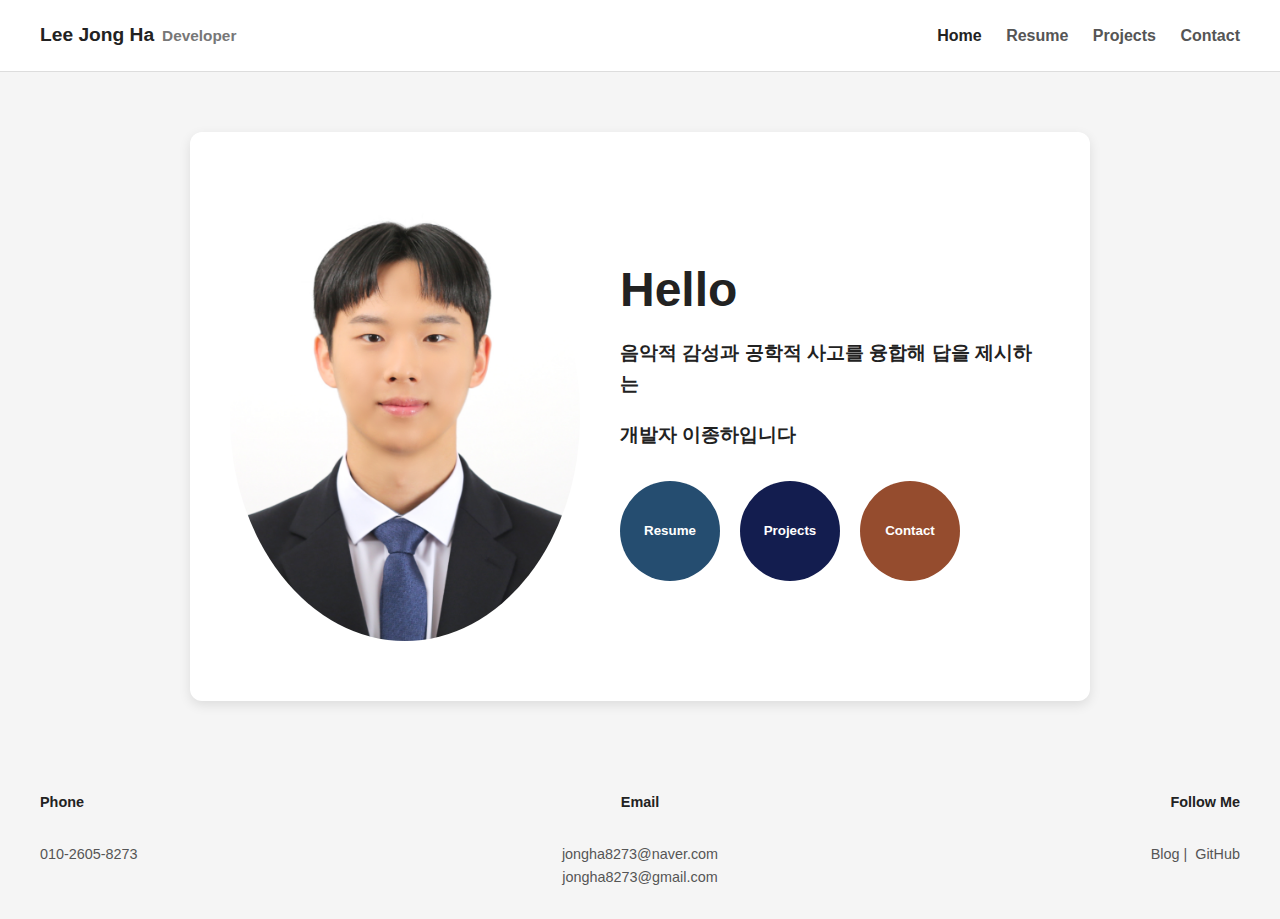
<file: index.html>
<!-- index.html -->
<!DOCTYPE html>
<html lang="en">
<head>
  <meta charset="UTF-8">
  <meta name="viewport" content="width=device-width, initial-scale=1">
  <title>Home - Lee Jong Ha</title>
  <link rel="stylesheet" href="style.css">
  <!-- Button colors: Resume=#254D70, Projects=#131D4F, Contact=#954C2E -->
</head>
<body>
  <header>
    <div class="logo">Lee Jong Ha<span class="editor">Developer</span></div>
    <nav>
      <a href="index.html" class="active">Home</a>
      <a href="resume.html">Resume</a>
      <a href="projects.html">Projects</a>
      <a href="contact.html">Contact</a>
    </nav>
  </header>

  <div class="main-content">
    <section class="main-section">
      <img src="images/profile.jpg" alt="profile" class="profile-img">
      <div class="intro">
        <h1>Hello</h1>
        <h2>음악적 감성과 공학적 사고를 융합해 답을 제시하는</h2>
        <h2>개발자 이종하입니다</h2>
        <p></p>
        <div class="buttons">
          <button class="btn-resume" onclick="location.href='resume.html'">Resume</button>
          <button class="btn-projects" onclick="location.href='projects.html'">Projects</button>
          <button class="btn-contact" onclick="location.href='contact.html'">Contact</button>
        </div>
      </div>
    </section>
  </div>

    <footer>
    <div class="footer-item">
        <strong>Phone</strong><br>
        010‑2605‑8273
    </div>
    <div class="footer-item">
        <strong>Email</strong><br>
        jongha8273@naver.com<br>
        jongha8273@gmail.com
    </div>
    <div class="footer-item">
        <strong>Follow Me</strong><br>
        <a href="https://blog.naver.com/jongha8273" target="_blank" rel="noopener">Blog</a> | 
        <a href="https://github.com/LeeBellHa" target="_blank" rel="noopener">GitHub</a>
    </div>
    </footer>

</body>
</html>
</file>
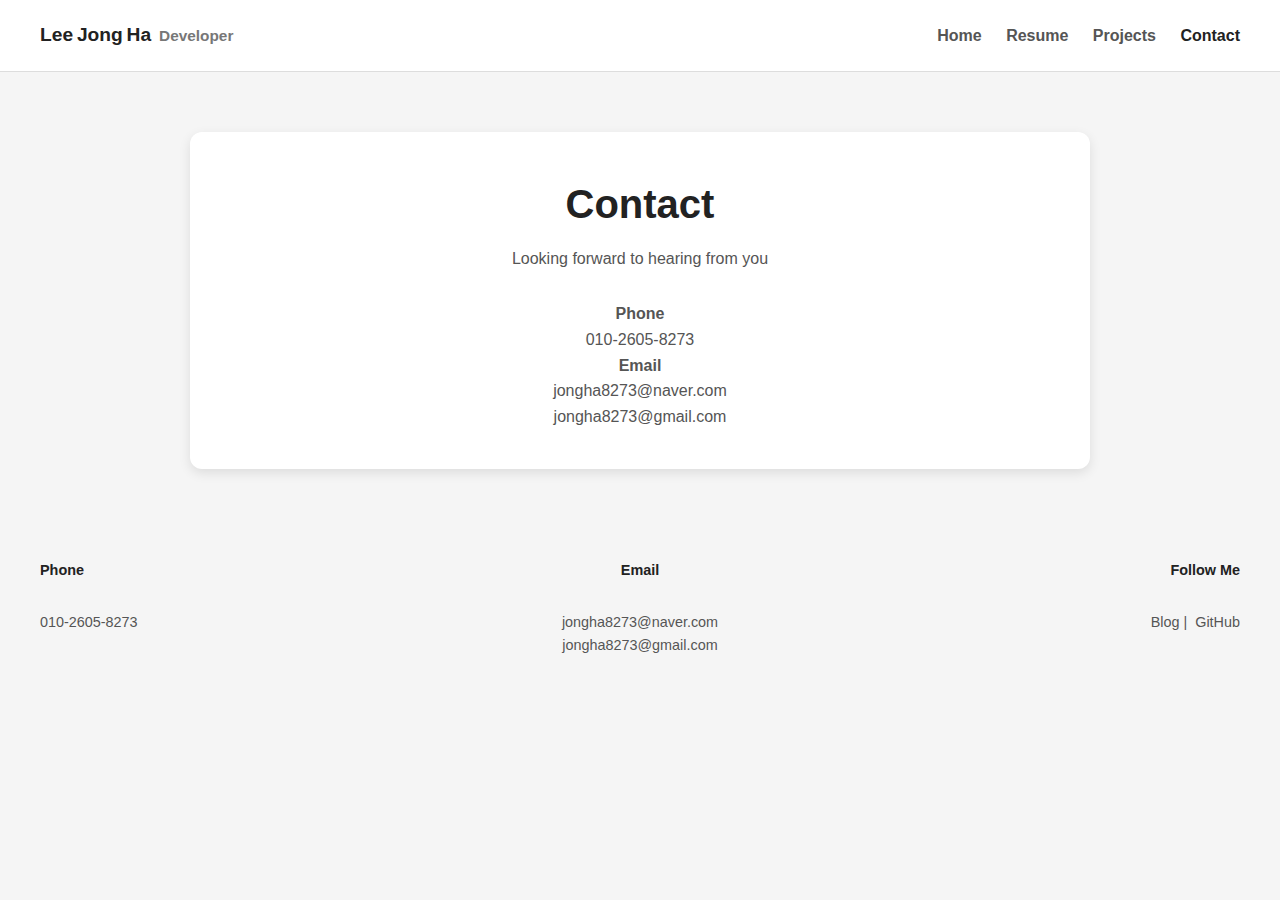
<file: contact.html>
<!DOCTYPE html>
<html lang="en">
<head>
  <meta charset="UTF-8">
  <meta name="viewport" content="width=device-width, initial-scale=1">
  <title>Contact – Lee Jong Ha</title>
  <link rel="stylesheet" href="style.css">
</head>
<body>
  <!-- Header -->
  <header>
    <div class="logo">Lee Jong Ha<span class="editor">Developer</span></div>
    <nav>
      <a href="index.html">Home</a>
      <a href="resume.html">Resume</a>
      <a href="projects.html">Projects</a>
      <a href="contact.html" class="active">Contact</a>
    </nav>
  </header>

  <!-- contact Section -->
  <div class="contact-container">
    <section class="contact-section">
      <div class="contact-info">
        <h1>Contact</h1>
        <p class="subtitle">Looking forward to hearing from you</p>
        <p><strong>Phone</strong><br>010‑2605‑8273</p>
        <p><strong>Email</strong><br>jongha8273@naver.com<br>jongha8273@gmail.com</p>
      </div>
    </section>
  </div>

    <footer>
    <div class="footer-item">
        <strong>Phone</strong><br>
        010‑2605‑8273
    </div>
    <div class="footer-item">
        <strong>Email</strong><br>
        jongha8273@naver.com<br>
        jongha8273@gmail.com
    </div>
    <div class="footer-item">
        <strong>Follow Me</strong><br>
        <a href="https://blog.naver.com/jongha8273" target="_blank" rel="noopener">Blog</a> | 
        <a href="https://github.com/LeeBellHa" target="_blank" rel="noopener">GitHub</a>
    </div>
    </footer>

</body>
</html>
</file>
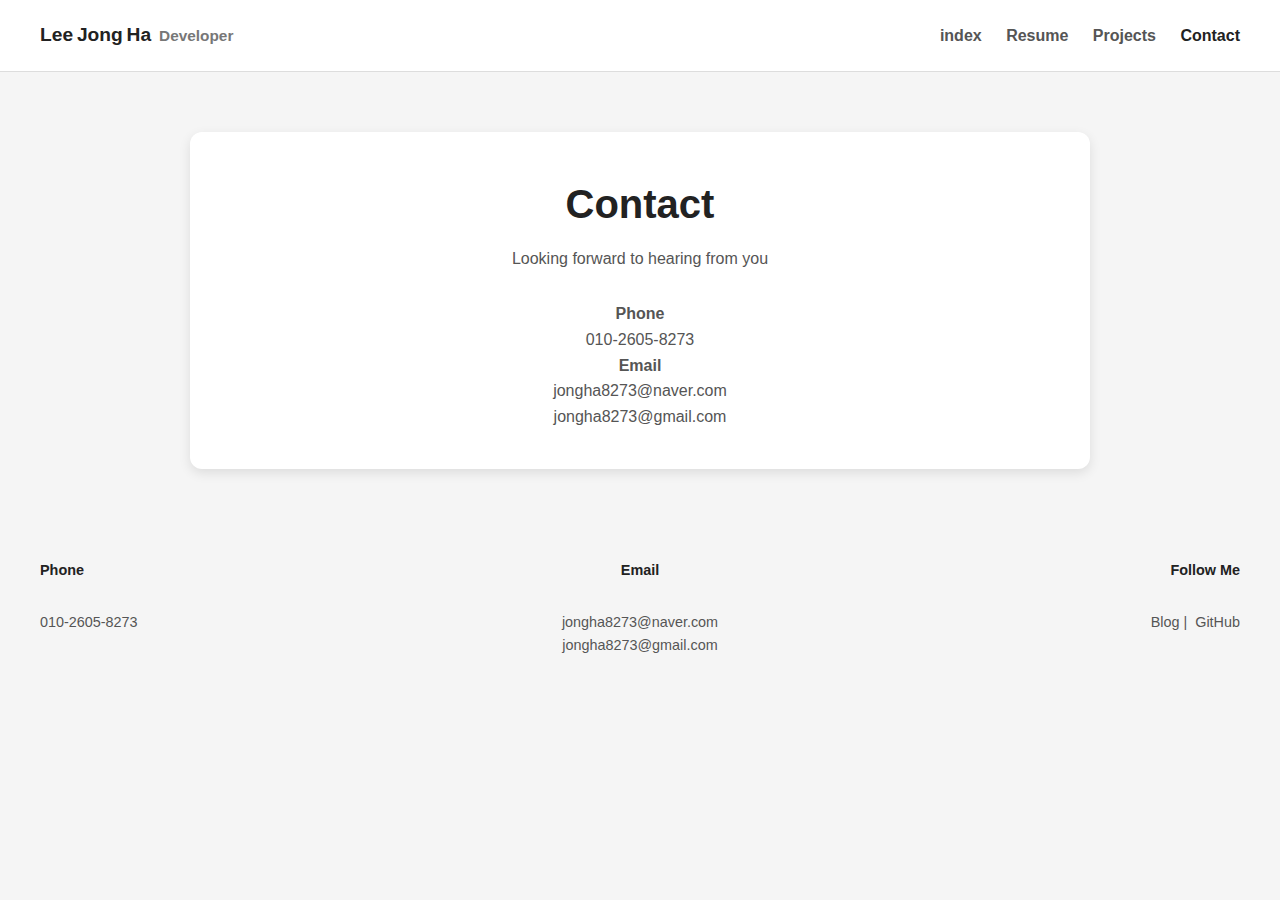
<file: Contact.html>
<!DOCTYPE html>
<html lang="en">
<head>
  <meta charset="UTF-8">
  <meta name="viewport" content="width=device-width, initial-scale=1">
  <title>Contact – Lee Jong Ha</title>
  <link rel="stylesheet" href="style.css">
</head>
<body>
  <!-- Header -->
  <header>
    <div class="logo">Lee Jong Ha<span class="editor">Developer</span></div>
    <nav>
      <a href="index.html">index</a>
      <a href="Resume.html">Resume</a>
      <a href="Projects.html">Projects</a>
      <a href="Contact.html" class="active">Contact</a>
    </nav>
  </header>

  <!-- Contact Section -->
  <div class="contact-container">
    <section class="contact-section">
      <div class="contact-info">
        <h1>Contact</h1>
        <p class="subtitle">Looking forward to hearing from you</p>
        <p><strong>Phone</strong><br>010‑2605‑8273</p>
        <p><strong>Email</strong><br>jongha8273@naver.com<br>jongha8273@gmail.com</p>
      </div>
    </section>
  </div>

    <footer>
    <div class="footer-item">
        <strong>Phone</strong><br>
        010‑2605‑8273
    </div>
    <div class="footer-item">
        <strong>Email</strong><br>
        jongha8273@naver.com<br>
        jongha8273@gmail.com
    </div>
    <div class="footer-item">
        <strong>Follow Me</strong><br>
        <a href="https://blog.naver.com/jongha8273" target="_blank" rel="noopener">Blog</a> | 
        <a href="https://github.com/LeeBellHa" target="_blank" rel="noopener">GitHub</a>
    </div>
    </footer>

</body>
</html>
</file>
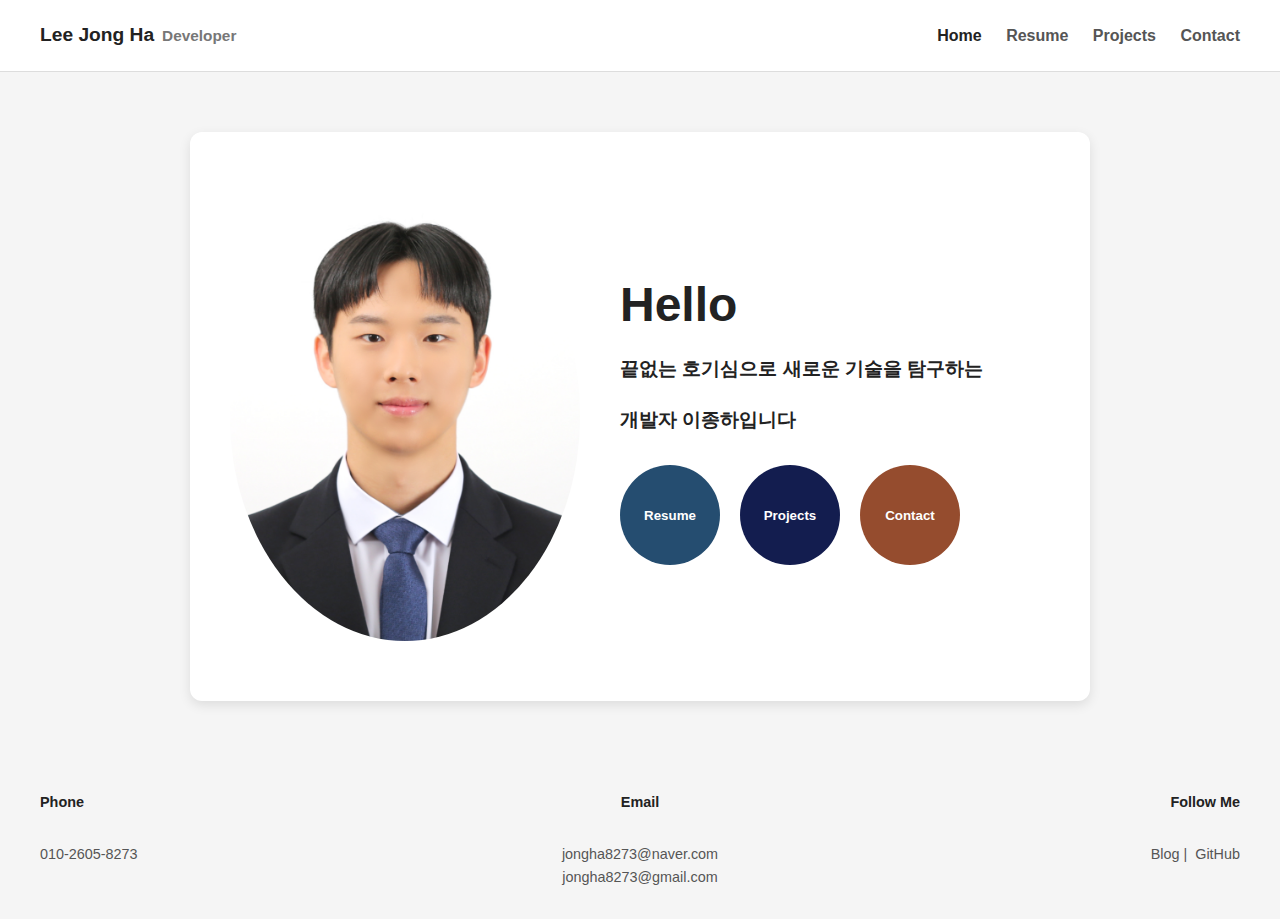
<file: Home.html>
<!-- Home.html -->
<!DOCTYPE html>
<html lang="en">
<head>
  <meta charset="UTF-8">
  <meta name="viewport" content="width=device-width, initial-scale=1">
  <title>Home - Lee Jong Ha</title>
  <link rel="stylesheet" href="Style.css">
  <!-- Button colors: Resume=#254D70, Projects=#131D4F, Contact=#954C2E -->
</head>
<body>
  <header>
    <div class="logo">Lee Jong Ha<span class="editor">Developer</span></div>
    <nav>
      <a href="Home.html" class="active">Home</a>
      <a href="Resume.html">Resume</a>
      <a href="Projects.html">Projects</a>
      <a href="Contact.html">Contact</a>
    </nav>
  </header>

  <div class="main-content">
    <section class="main-section">
      <img src="images/profile.jpg" alt="Profile" class="profile-img">
      <div class="intro">
        <h1>Hello</h1>
        <h2>끝없는 호기심으로 새로운 기술을 탐구하는</h2>
        <h2>개발자 이종하입니다</h2>
        <p></p>
        <div class="buttons">
          <button class="btn-resume" onclick="location.href='Resume.html'">Resume</button>
          <button class="btn-projects" onclick="location.href='Projects.html'">Projects</button>
          <button class="btn-contact" onclick="location.href='Contact.html'">Contact</button>
        </div>
      </div>
    </section>
  </div>

    <footer>
    <div class="footer-item">
        <strong>Phone</strong><br>
        010‑2605‑8273
    </div>
    <div class="footer-item">
        <strong>Email</strong><br>
        jongha8273@naver.com<br>
        jongha8273@gmail.com
    </div>
    <div class="footer-item">
        <strong>Follow Me</strong><br>
        <a href="https://blog.naver.com/jongha8273" target="_blank" rel="noopener">Blog</a> | 
        <a href="https://github.com/LeeBellHa" target="_blank" rel="noopener">GitHub</a>
    </div>
    </footer>

</body>
</html>
</file>
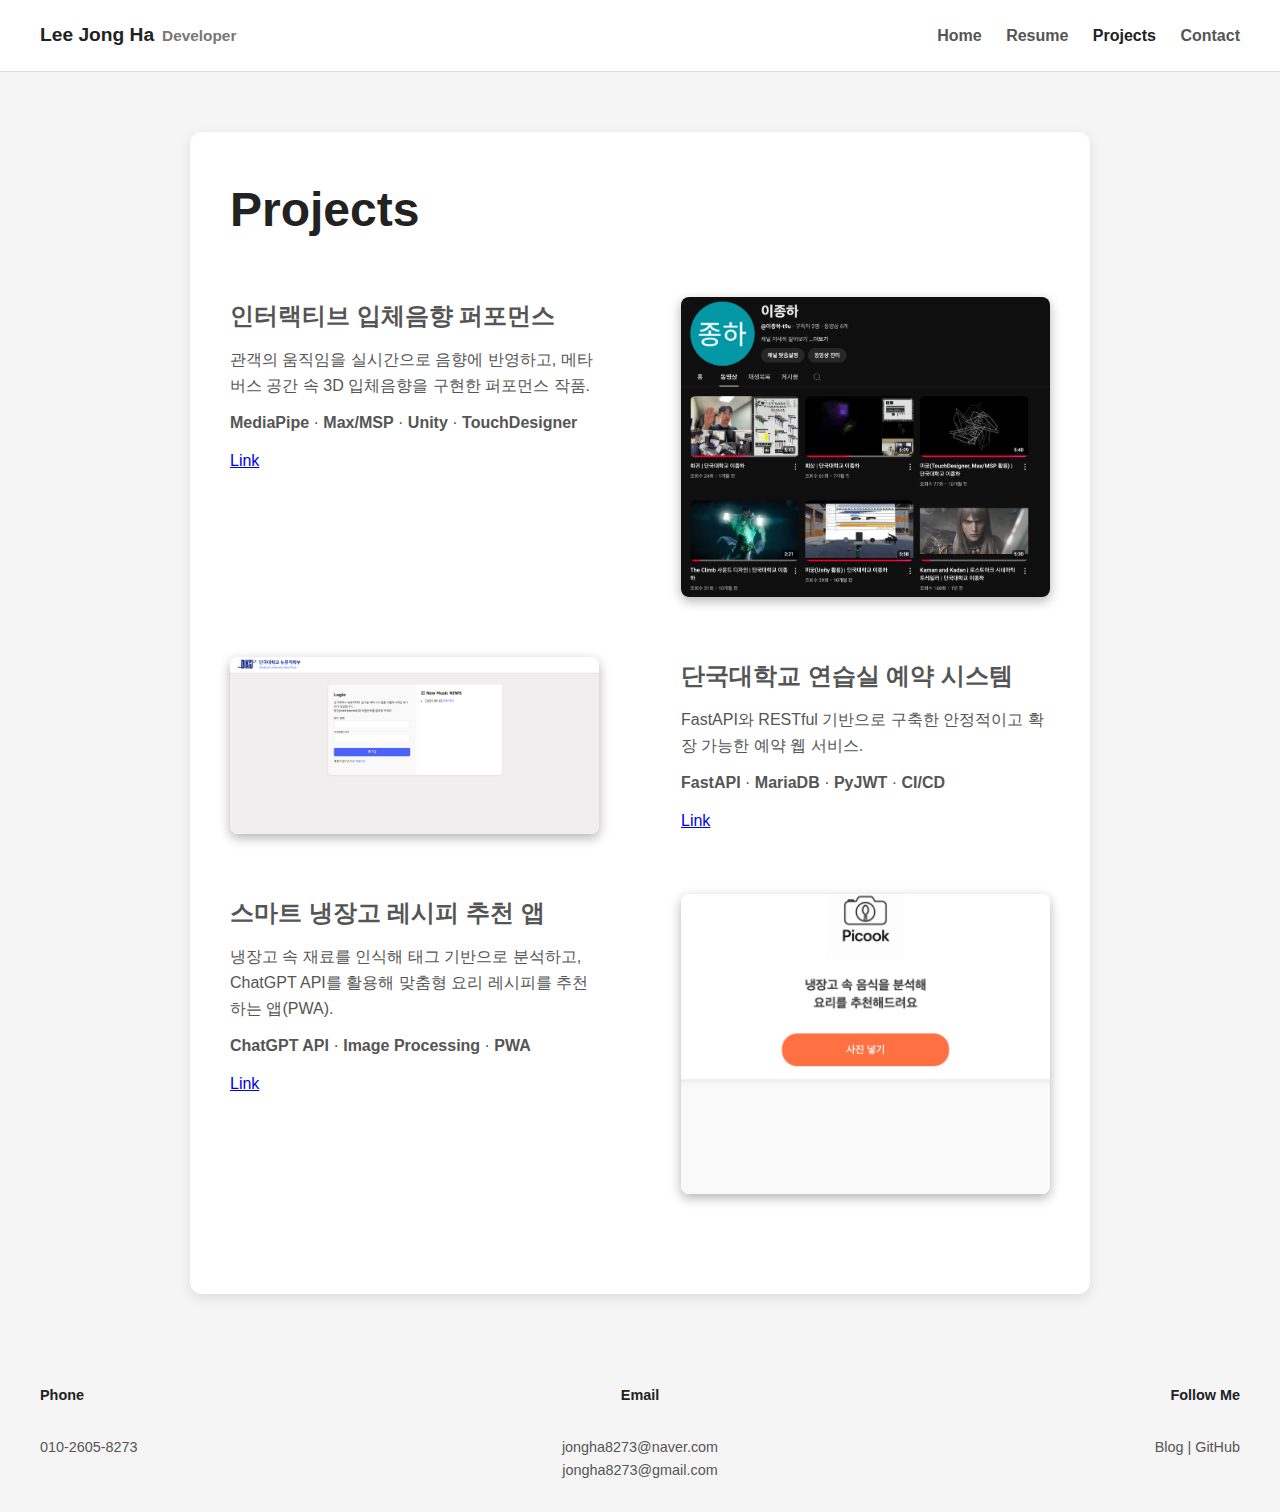
<file: projects.html>
<!-- projects.html -->
<!DOCTYPE html>
<html lang="en">
<head>
  <meta charset="UTF-8">
  <meta name="viewport" content="width=device-width, initial-scale=1">
  <title>Projects - Lee Jong Ha</title>
  <link rel="stylesheet" href="style.css">
</head>
<body>
  <!-- Header -->
  <header>
    <div class="logo">Lee Jong Ha<span class="editor">Developer</span></div>
    <nav>
      <a href="index.html">Home</a>
      <a href="resume.html">Resume</a>
      <a href="projects.html" class="active">Projects</a>
      <a href="contact.html">Contact</a>
    </nav>
  </header>

  <!-- Projects -->
  <div class="project-container">
    <h1>Projects</h1>

    <!-- Project 1 -->
    <div class="project-item">
      <div class="description">
        <h2>인터랙티브 입체음향 퍼포먼스</h2>
        <p>관객의 움직임을 실시간으로 음향에 반영하고, 메타버스 공간 속 3D 입체음향을 구현한 퍼포먼스 작품.</p>
        <p class="tech-stack">
          <strong>MediaPipe</strong> · <strong>Max/MSP</strong> · <strong>Unity</strong> · <strong>TouchDesigner</strong>
        </p>
        <div class="project-links">
          <a href="https://www.youtube.com/@%EC%9D%B4%EC%A2%85%ED%95%98-t9u" target="_blank">Link</a>
        </div>
      </div>
      <img src="images/youtube.png" alt="Interactive Sound Performance">
    </div>

    <!-- Project 2 -->
    <div class="project-item">
      <div class="description">
        <h2>단국대학교 연습실 예약 시스템</h2>
        <p>FastAPI와 RESTful 기반으로 구축한 안정적이고 확장 가능한 예약 웹 서비스.</p>
        <p class="tech-stack">
          <strong>FastAPI</strong> · <strong>MariaDB</strong> · <strong>PyJWT</strong> · <strong>CI/CD</strong>
        </p>
        <div class="project-links">
          <a href="https://port-0-webproejct-mdheswqx0b914db2.sel5.cloudtype.app/" target="_blank">Link</a>
        </div>
      </div>
      <img src="images/practice.png" alt="Practice Room Reservation System">
    </div>

    <!-- Project 3 -->
    <div class="project-item">
      <div class="description">
        <h2>스마트 냉장고 레시피 추천 앱</h2>
        <p>냉장고 속 재료를 인식해 태그 기반으로 분석하고, ChatGPT API를 활용해 맞춤형 요리 레시피를 추천하는 앱(PWA).</p>
        <p class="tech-stack">
          <strong>ChatGPT API</strong> · <strong>Image Processing</strong> · <strong>PWA</strong>
        </p>
        <div class="project-links">
          <a href="https://example.com/project3" target="_blank">Link</a>
        </div>
      </div>
      <img src="images/refrigerator.png" alt="Smart Refrigerator Recipe App">
    </div>

  </div>

  <!-- Footer -->
  <footer>
    <div class="footer-item">
      <strong>Phone</strong><br>
      010-2605-8273
    </div>
    <div class="footer-item">
      <strong>Email</strong><br>
      jongha8273@naver.com<br>
      jongha8273@gmail.com
    </div>
    <div class="footer-item">
      <strong>Follow Me</strong><br>
      <a href="https://blog.naver.com/jongha8273" target="_blank">Blog</a> | 
      <a href="https://github.com/LeeBellHa" target="_blank">GitHub</a>
    </div>
  </footer>
</body>
</html>
</file>
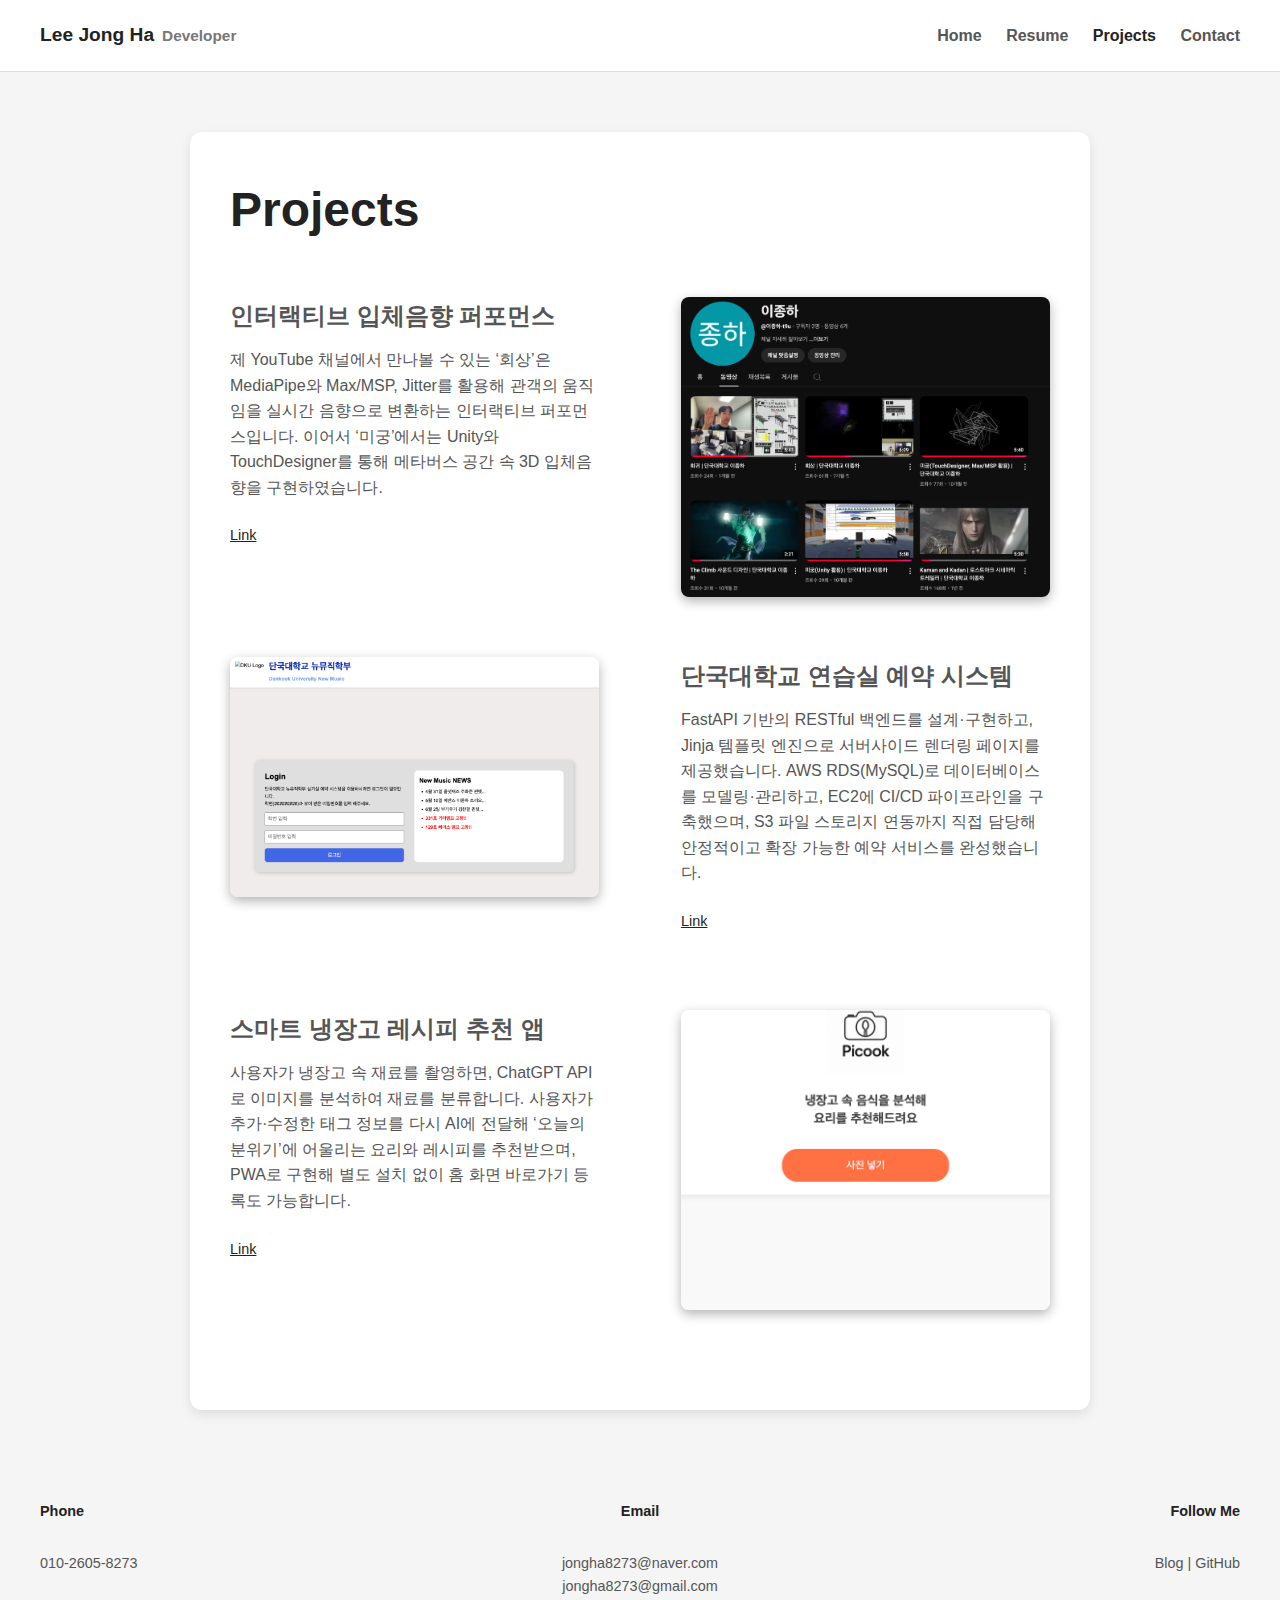
<file: Projects.html>
<!-- Projects.html -->
<!DOCTYPE html>
<html lang="en">
<head>
  <meta charset="UTF-8">
  <meta name="viewport" content="width=device-width, initial-scale=1">
  <title>Projects - Lee Jong Ha</title>
  <link rel="stylesheet" href="style.css">
  <style>
    /* 프로젝트 URL 링크 스타일 */
    .project-url {
      margin: 8px 0 16px;
    }
    .project-url a {
      font-size: 0.9rem;
      text-decoration: underline;
      color: var(--primary-color);
    }

    /* 기본 레이아웃: 텍스트→이미지 */
    .project-container > .project-item {
      display: flex;
      flex-wrap: wrap;
      align-items: center;
      justify-content: space-between;
      gap: 40px;
      margin-bottom: 60px;
    }
    .project-container > .project-item .description {
      flex: 1 1 45%;
      order: 1;
      display: flex;
      flex-direction: column;
      gap: 12px;
    }
    .project-container > .project-item img {
      flex: 1 1 45%;
      order: 2;
      max-width: 100%;
      height: auto;
      max-height: 300px;
      object-fit: cover;
      border-radius: 8px;
    }

    /* 짝수번째(item 2,4…)는 이미지→텍스트 순서로 뒤집기 */
    .project-container > .project-item:nth-of-type(even) .description {
      order: 2;
    }
    .project-container > .project-item:nth-of-type(even) img {
      order: 1;
    }

    /* 반응형: 태블릿 이하에서 세로 스택으로 전환 */
    @media (max-width: 768px) {
      .project-container > .project-item {
        flex-direction: column;
        align-items: center;
        gap: 20px;
      }
      .project-container > .project-item .description,
      .project-container > .project-item img {
        flex: 0 0 100%;
        max-width: 100%;
        order: unset !important;
      }
    }
  </style>
</head>
<body>
  <header>
    <div class="logo">Lee Jong Ha<span class="editor">Developer</span></div>
    <nav>
      <a href="index.html">Home</a>
      <a href="Resume.html">Resume</a>
      <a href="Projects.html" class="active">Projects</a>
      <a href="Contact.html">Contact</a>
    </nav>
  </header>

  <div class="project-container">
    <h1>Projects</h1>

    <div class="project-item">
      <div class="description">
        <h2>인터랙티브 입체음향 퍼포먼스</h2>
        <p>제 YouTube 채널에서 만나볼 수 있는 ‘회상’은 MediaPipe와 Max/MSP, Jitter를 활용해 관객의 움직임을 실시간 음향으로 변환하는 인터랙티브 퍼포먼스입니다. 이어서 ‘미궁’에서는 Unity와 TouchDesigner를 통해 메타버스 공간 속 3D 입체음향을 구현하였습니다.</p>
        <p class="project-url"><a href="https://www.youtube.com/@%EC%9D%B4%EC%A2%85%ED%95%98-t9u" target="_blank">Link</a></p>
      </div>
      <img src="images/Youtube.png" alt="Project 1 screenshot">
    </div>

    <div class="project-item">
      <div class="description">
        <h2>단국대학교 연습실 예약 시스템</h2>
        <p>FastAPI 기반의 RESTful 백엔드를 설계·구현하고, Jinja 템플릿 엔진으로 서버사이드 렌더링 페이지를 제공했습니다. AWS RDS(MySQL)로 데이터베이스를 모델링·관리하고, EC2에 CI/CD 파이프라인을 구축했으며, S3 파일 스토리지 연동까지 직접 담당해 안정적이고 확장 가능한 예약 서비스를 완성했습니다.</p>
        <p class="project-url"><a href="https://github.com/LeeBellHa/project2" target="_blank">Link</a></p>
      </div>
      <img src="images/연습실.png" alt="Project 2 screenshot">
    </div>

    <div class="project-item">
      <div class="description">
        <h2>스마트 냉장고 레시피 추천 앱</h2>
        <p>사용자가 냉장고 속 재료를 촬영하면, ChatGPT API로 이미지를 분석하여 재료를 분류합니다. 사용자가 추가·수정한 태그 정보를 다시 AI에 전달해 ‘오늘의 분위기’에 어울리는 요리와 레시피를 추천받으며, PWA로 구현해 별도 설치 없이 홈 화면 바로가기 등록도 가능합니다.</p>
        <p class="project-url"><a href="https://example.com/project3" target="_blank">Link</a></p>
      </div>
      <img src="images/냉장고.png" alt="Project 3 screenshot">
    </div>

  </div>

  <footer>
    <div class="footer-item">
      <strong>Phone</strong><br>010‑2605‑8273
    </div>
    <div class="footer-item">
      <strong>Email</strong><br>jongha8273@naver.com<br>jongha8273@gmail.com
    </div>
    <div class="footer-item">
      <strong>Follow Me</strong><br><a href="https://blog.naver.com/jongha8273" target="_blank">Blog</a> | <a href="https://github.com/LeeBellHa" target="_blank">GitHub</a>
    </div>
  </footer>
</body>
</html>
</file>
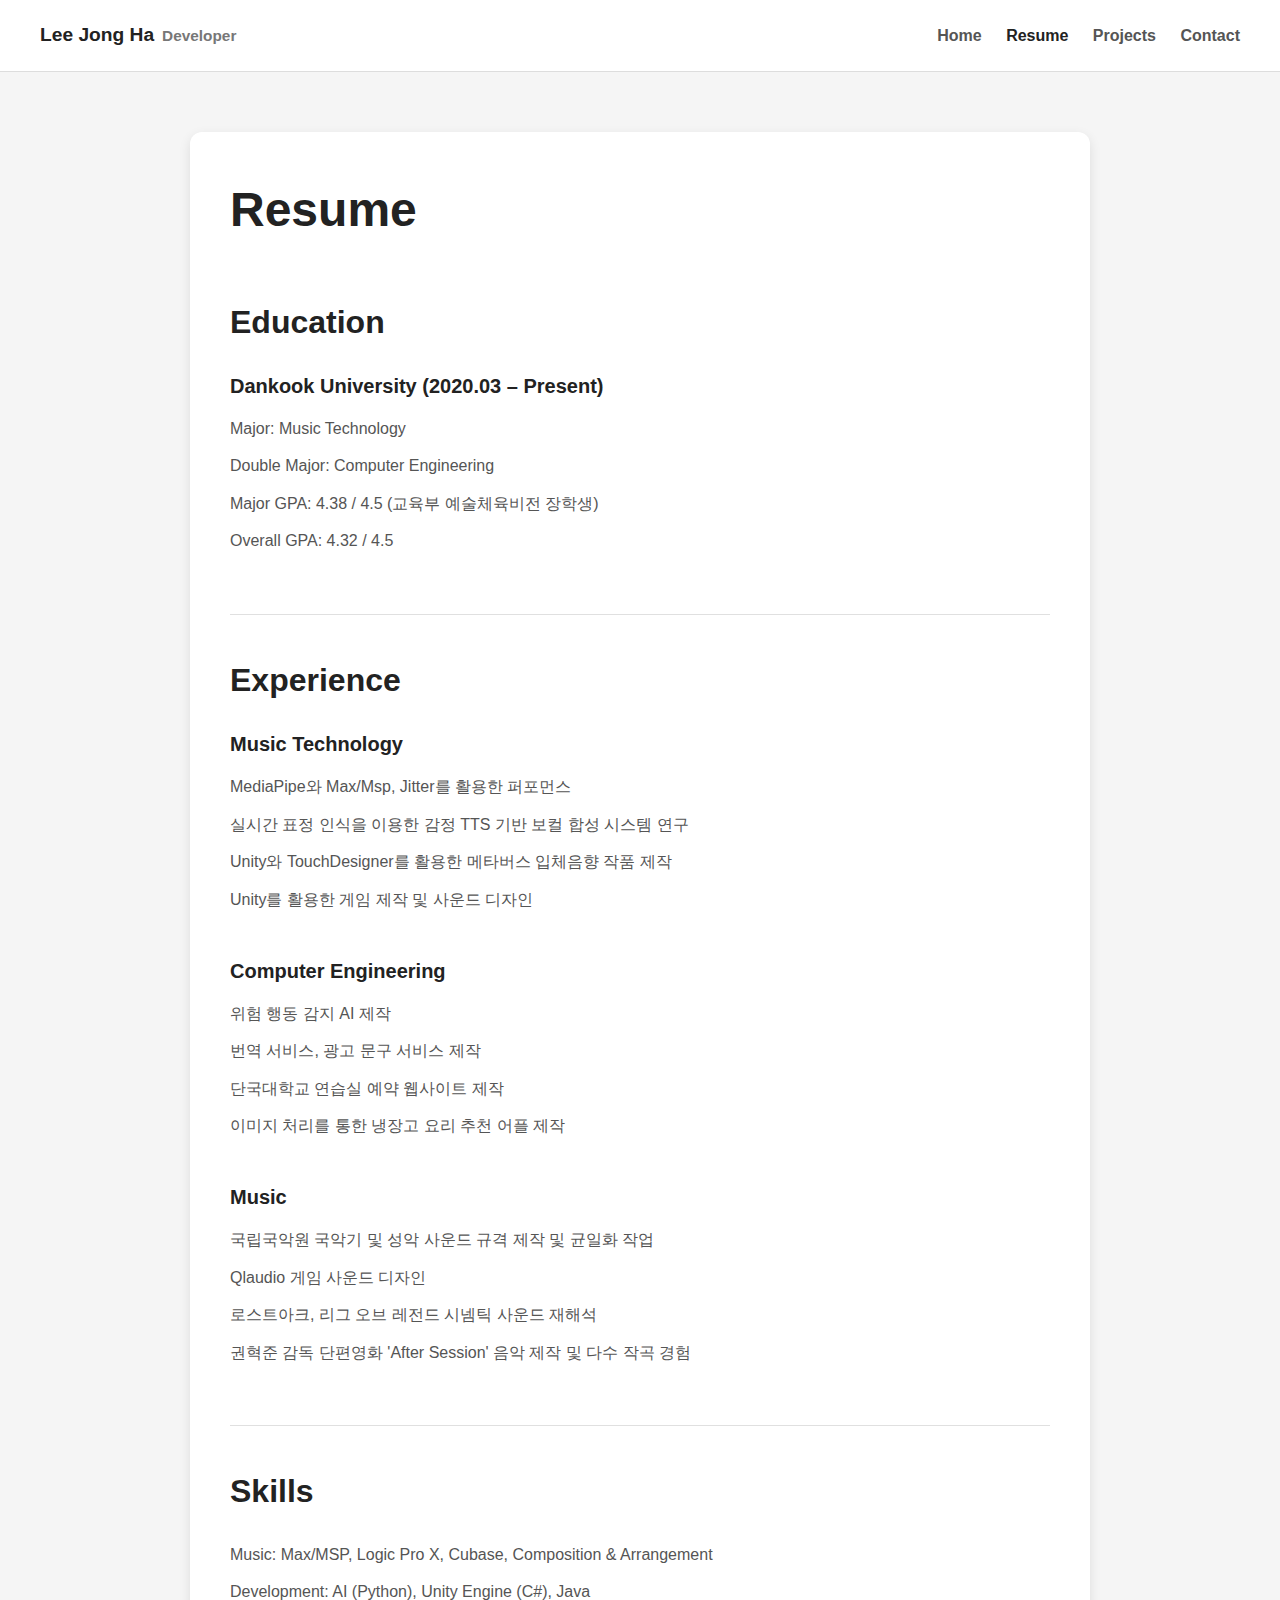
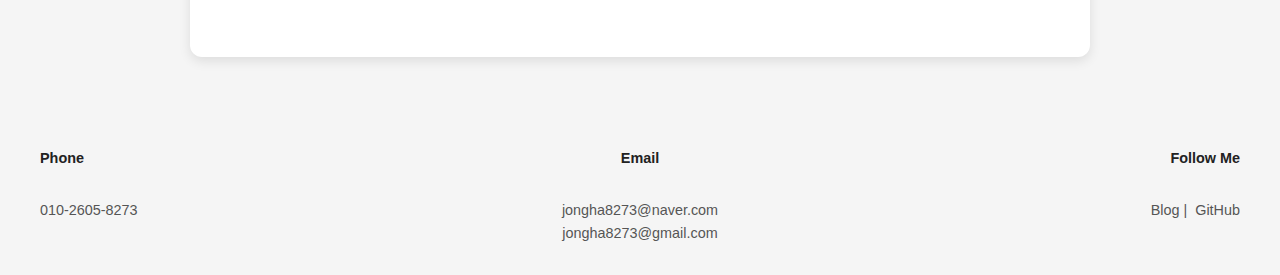
<file: Resume.html>
<!DOCTYPE html>
<html lang="en">
<head>
  <meta charset="UTF-8">
  <meta name="viewport" content="width=device-width, initial-scale=1">
  <title>Resume – Lee Jong Ha</title>
  <link rel="stylesheet" href="style.css">
</head>
<body>
  <header>
    <div class="logo">Lee Jong Ha<span class="editor">Developer</span></div>
    <nav>
      <a href="Home.html">Home</a>
      <a href="Resume.html" class="active">Resume</a>
      <a href="Projects.html">Projects</a>
      <a href="Contact.html">Contact</a>
    </nav>
  </header>

  <div class="resume-container">
    <h1 class="resume-title">Resume</h1>
    <!-- Education -->
    <section class="resume-section">
    <h2>Education</h2>
    <!-- 단일 문장에 .education-entry 추가 -->
    <p class="education-entry">
        Dankook University (2020.03 – Present)
    </p>
    <!-- ul에 .education-details 추가 -->
    <ul class="education-details">
        <li>Major: Music Technology</li>
        <li>Double Major: Computer Engineering</li>
        <li>Major GPA: 4.38 / 4.5 (교육부 예술체육비전 장학생)</li>
        <li>Overall GPA: 4.32 / 4.5</li>
    </ul>
    </section>


    <!-- Experience -->
    <section class="resume-section">
      <h2>Experience</h2>

      <div class="resume-subsection">
        <h3>Music Technology</h3>
        <ul>
          <li>MediaPipe와 Max/Msp, Jitter를 활용한 퍼포먼스</li>
          <li>실시간 표정 인식을 이용한 감정 TTS 기반 보컬 합성 시스템 연구</li>
          <li>Unity와 TouchDesigner를 활용한 메타버스 입체음향 작품 제작</li>
          <li>Unity를 활용한 게임 제작 및 사운드 디자인</li>
        </ul>
      </div>
        <div style="height: 2rem;"></div>

      <div class="resume-subsection">
        <h3>Computer Engineering</h3>
        <ul>
          <li>위험 행동 감지 AI 제작</li>
          <li>번역 서비스, 광고 문구 서비스 제작</li>
          <li>단국대학교 연습실 예약 웹사이트 제작</li>
          <li>이미지 처리를 통한 냉장고 요리 추천 어플 제작</li>
        </ul>
      </div>
            <div style="height: 2rem;"></div>

      <div class="resume-subsection">
        <h3>Music</h3>
        <ul>
          <li>국립국악원 국악기 및 성악 사운드 규격 제작 및 균일화 작업</li>
          <li>Qlaudio 게임 사운드 디자인</li>
          <li>로스트아크, 리그 오브 레전드 시넴틱 사운드 재해석</li>
          <li>권혁준 감독 단편영화 'After Session' 음악 제작 및 다수 작곡 경험</li>
        </ul>
      </div>
    </section>

    <!-- Skills -->
    <section class="resume-section resume-skills">
      <h2>Skills</h2>
      <ul>
        <li>Music: Max/MSP, Logic Pro X, Cubase, Composition & Arrangement</li>
        <li>Development: AI (Python), Unity Engine (C#), Java</li>
      </ul>
    </section>
  </div>

    <footer>
    <div class="footer-item">
        <strong>Phone</strong><br>
        010‑2605‑8273
    </div>
    <div class="footer-item">
        <strong>Email</strong><br>
        jongha8273@naver.com<br>
        jongha8273@gmail.com
    </div>
    <div class="footer-item">
        <strong>Follow Me</strong><br>
        <a href="https://blog.naver.com/jongha8273" target="_blank" rel="noopener">Blog</a> | 
        <a href="https://github.com/LeeBellHa" target="_blank" rel="noopener">GitHub</a>
    </div>
    </footer>

</body>
</html>
</file>
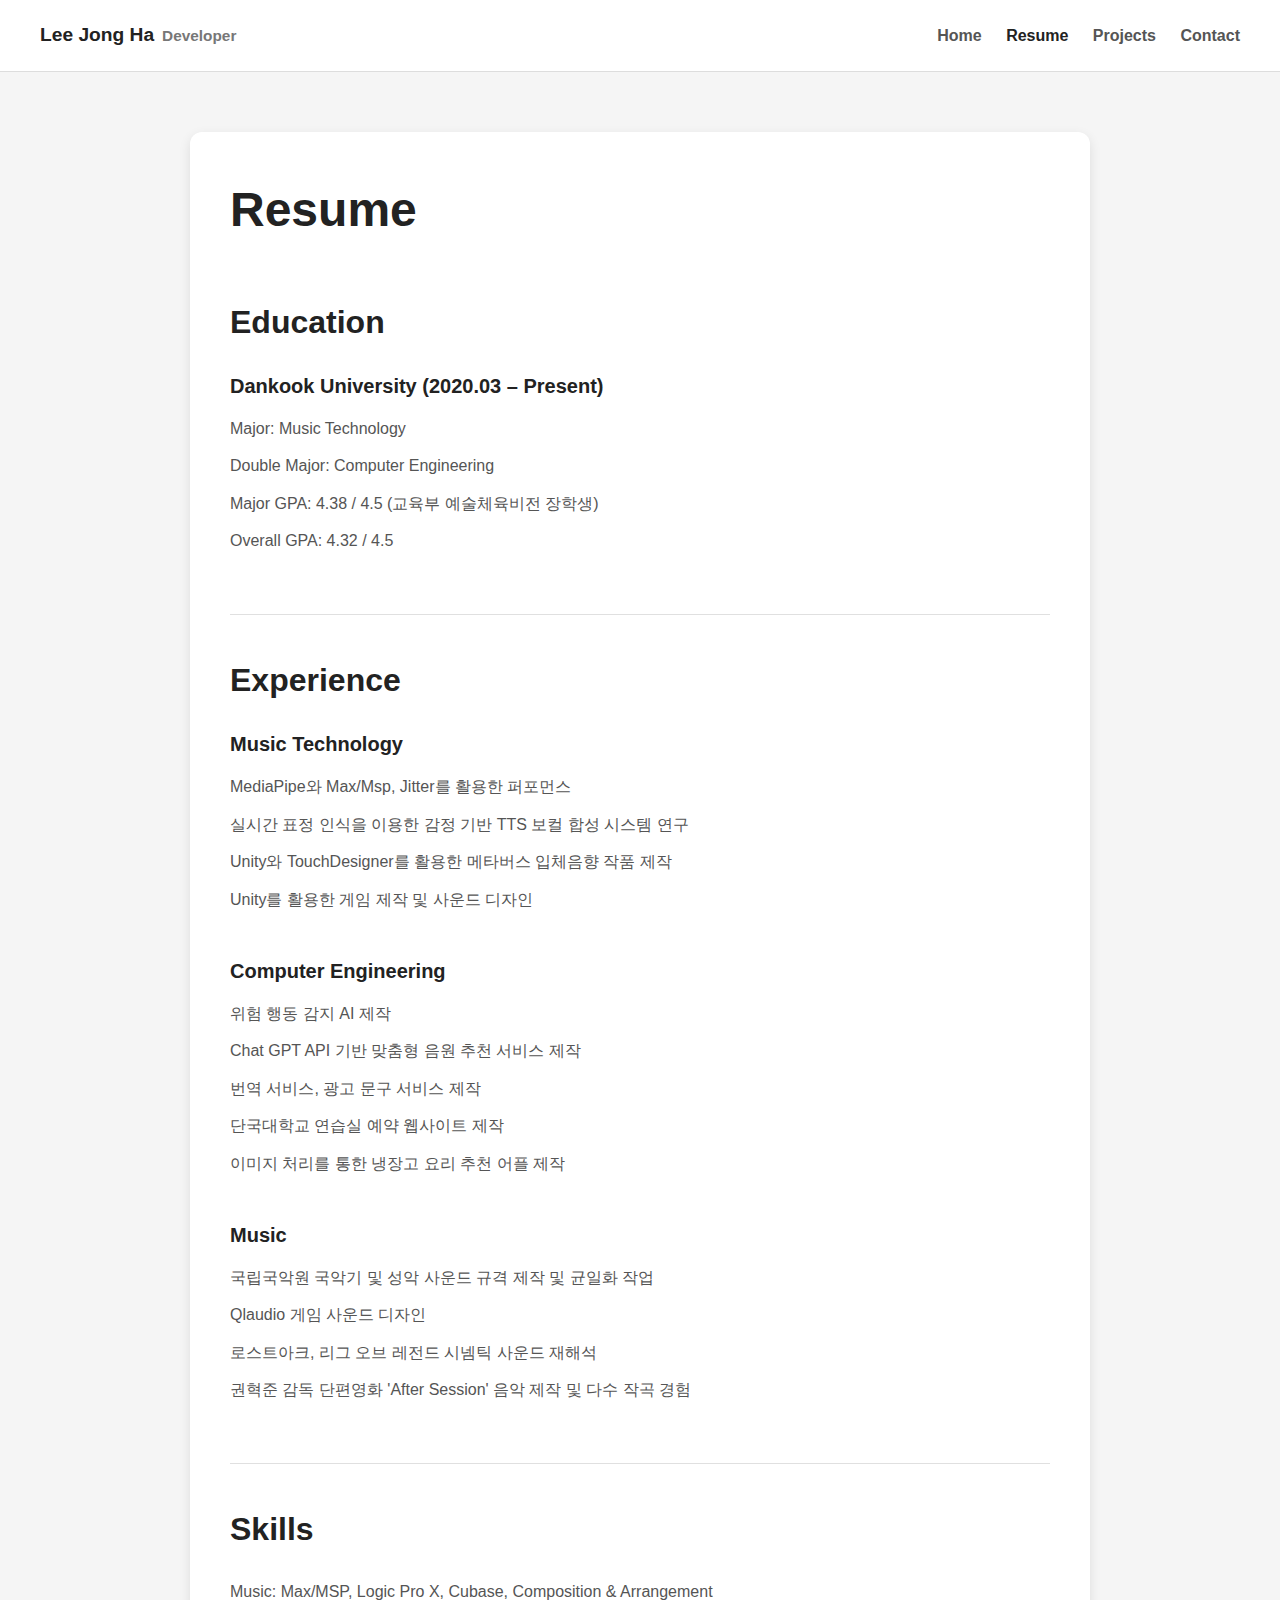
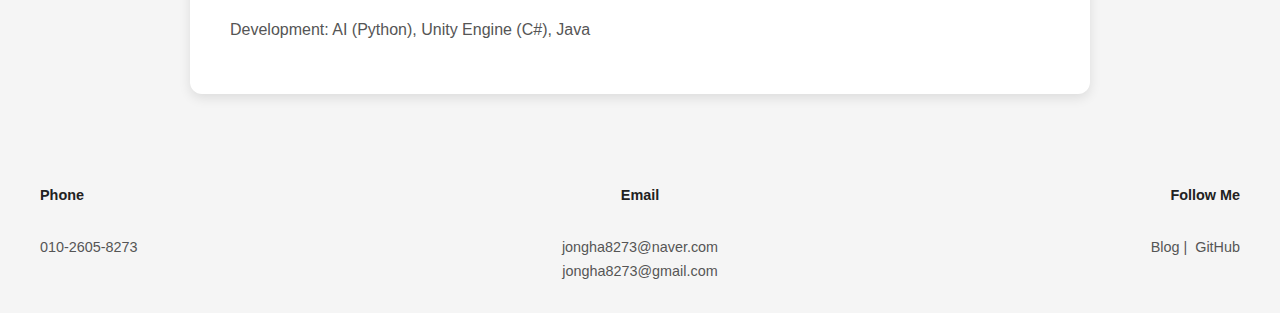
<file: resume.html>
<!DOCTYPE html>
<html lang="en">
<head>
  <meta charset="UTF-8">
  <meta name="viewport" content="width=device-width, initial-scale=1">
  <title>Resume – Lee Jong Ha</title>
  <link rel="stylesheet" href="style.css">
</head>
<body>
  <header>
    <div class="logo">Lee Jong Ha<span class="editor">Developer</span></div>
    <nav>
      <a href="index.html">Home</a>
      <a href="resume.html" class="active">Resume</a>
      <a href="projects.html">Projects</a>
      <a href="contact.html">Contact</a>
    </nav>
  </header>

  <div class="resume-container">
    <h1 class="resume-title">Resume</h1>
    <!-- Education -->
    <section class="resume-section">
    <h2>Education</h2>
    <!-- 단일 문장에 .education-entry 추가 -->
    <p class="education-entry">
        Dankook University (2020.03 – Present)
    </p>
    <!-- ul에 .education-details 추가 -->
    <ul class="education-details">
        <li>Major: Music Technology</li>
        <li>Double Major: Computer Engineering</li>
        <li>Major GPA: 4.38 / 4.5 (교육부 예술체육비전 장학생)</li>
        <li>Overall GPA: 4.32 / 4.5</li>
    </ul>
    </section>


    <!-- Experience -->
    <section class="resume-section">
      <h2>Experience</h2>

      <div class="resume-subsection">
        <h3>Music Technology</h3>
        <ul>
          <li>MediaPipe와 Max/Msp, Jitter를 활용한 퍼포먼스</li>
          <li>실시간 표정 인식을 이용한 감정 기반 TTS 보컬 합성 시스템 연구</li>
          <li>Unity와 TouchDesigner를 활용한 메타버스 입체음향 작품 제작</li>
          <li>Unity를 활용한 게임 제작 및 사운드 디자인</li>
        </ul>
      </div>
        <div style="height: 2rem;"></div>

      <div class="resume-subsection">
        <h3>Computer Engineering</h3>
        <ul>
          <li>위험 행동 감지 AI 제작</li>
          <li>Chat GPT API 기반 맞춤형 음원 추천 서비스 제작</li>
          <li>번역 서비스, 광고 문구 서비스 제작</li>
          <li>단국대학교 연습실 예약 웹사이트 제작</li>
          <li>이미지 처리를 통한 냉장고 요리 추천 어플 제작</li>
        </ul>
      </div>
            <div style="height: 2rem;"></div>

      <div class="resume-subsection">
        <h3>Music</h3>
        <ul>
          <li>국립국악원 국악기 및 성악 사운드 규격 제작 및 균일화 작업</li>
          <li>Qlaudio 게임 사운드 디자인</li>
          <li>로스트아크, 리그 오브 레전드 시넴틱 사운드 재해석</li>
          <li>권혁준 감독 단편영화 'After Session' 음악 제작 및 다수 작곡 경험</li>
        </ul>
      </div>
    </section>

    <!-- Skills -->
    <section class="resume-section resume-skills">
      <h2>Skills</h2>
      <ul>
        <li>Music: Max/MSP, Logic Pro X, Cubase, Composition & Arrangement</li>
        <li>Development: AI (Python), Unity Engine (C#), Java</li>
      </ul>
    </section>
  </div>

    <footer>
    <div class="footer-item">
        <strong>Phone</strong><br>
        010‑2605‑8273
    </div>
    <div class="footer-item">
        <strong>Email</strong><br>
        jongha8273@naver.com<br>
        jongha8273@gmail.com
    </div>
    <div class="footer-item">
        <strong>Follow Me</strong><br>
        <a href="https://blog.naver.com/jongha8273" target="_blank" rel="noopener">Blog</a> | 
        <a href="https://github.com/LeeBellHa" target="_blank" rel="noopener">GitHub</a>
    </div>
    </footer>

</body>
</html>
</file>
<file: style.css>
/*=============================================
=            Color & Reset Section            =
=============================================*/
:root {
  --primary-color: #222;
  --secondary-color: #555;
  --accent-resume: #254D70;
  --accent-projects: #131D4F;
  --accent-contact: #954C2E;
  --bg-light: #f5f5f5;
  --bg-white: #ffffff;
}

/* Pretendard font import */
@import url('https://cdn.jsdelivr.net/gh/orioncactus/pretendard/dist/web/static/pretendard.css');

/* Reset */
* {
  margin: 0;
  padding: 0;
  box-sizing: border-box;
}

/*=============================================
=               Base Body Section             =
=============================================*/
body {
  font-family: 'Pretendard Variable', Pretendard, -apple-system, BlinkMacSystemFont,
               'Segoe UI', Roboto, 'Helvetica Neue', Arial, sans-serif;
  background: var(--bg-light);
  color: var(--secondary-color);
  line-height: 1.6;
}

/*=============================================
=            Header & Navigation              =
=============================================*/
header {
  display: flex;
  justify-content: space-between;
  align-items: center;
  padding: 20px 40px;
  background: var(--bg-white);
  border-bottom: 1px solid #ddd;
}
header .logo {
  font-size: 1.2em;
  font-weight: bold;
  color: var(--primary-color);
}
header .editor {
  font-size: 0.8em;
  color: #777;
  margin-left: 8px;
}
nav a {
  margin-left: 20px;
  text-decoration: none;
  color: var(--secondary-color);
  font-weight: bold;
  position: relative;
}
nav a:hover,
nav a.active {
  color: var(--primary-color);
}
nav a:hover::after {
  content: "";
  position: absolute;
  left: 0;
  bottom: -4px;
  width: 100%;
  height: 2px;
  background: var(--primary-color);
}

/*=============================================
=     Page Container (common)                =
=============================================*/
.main-content,
.resume-container,
.project-container,
.contact-container {
  max-width: 900px;
  margin: 60px auto;
  background: var(--bg-white);
  border-radius: 12px;
  box-shadow: 0 4px 12px rgba(0,0,0,0.1);
  overflow: hidden;
}

/*=============================================
=                index Section                 =
=============================================*/
.main-section {
  display: flex;
  align-items: center;
  padding: 60px 40px;
}
.profile-img {
  flex: 1 1 300px;
  max-width: 350px;
  border-radius: 50%;
  object-fit: cover;
  margin-right: 40px;
}
.intro {
  flex: 2 1 400px;
}
.intro h1 {
  font-size: 3rem;
  margin-bottom: 10px;
  color: var(--primary-color);
}
.intro h2 {
  font-size: 1.2rem;
  margin-bottom: 20px;
  color: var(--primary-color);
}
.intro p {
  margin-bottom: 30px;
}
.buttons {
  display: flex;
  gap: 20px;
}
.buttons button {
  width: 100px;
  height: 100px;
  border: none;
  border-radius: 50%;
  font-weight: bold;
  cursor: pointer;
  transition: transform 0.2s,
              box-shadow 0.2s,
              background 0.2s,
              color 0.2s;
}
.btn-resume {
  background: var(--accent-resume);
  color: var(--bg-white);
}
.btn-projects {
  background: var(--accent-projects);
  color: var(--bg-white);
}
.btn-contact {
  background: var(--accent-contact);
  color: var(--bg-white);
}
.buttons button:hover {
  transform: translateY(-4px);
  box-shadow: 0 6px 12px rgba(0,0,0,0.15);
  background: var(--bg-white) !important;
  color: var(--primary-color) !important;
}

/*=============================================
=               Resume Section                =
=============================================*/
.resume-container {
  padding: 40px;
}

/* 대제목: 페이지 타이틀 */
.resume-title {
  font-size: 3rem;
  font-weight: 700;
  margin-bottom: 48px;
  color: var(--primary-color);
}

/* 중제목: 각 섹션 제목 */
.resume-section > h2 {
  font-size: 2rem;
  font-weight: 600;
  margin-bottom: 24px;
  color: var(--primary-color);
}

/* 각 섹션 간격 */
.resume-section {
  margin-bottom: 60px;
}
.resume-section:last-of-type {
  margin-bottom: 0;
}

/* 소제목: 세부 항목 제목 */
.education-entry,
.resume-subsection h3 {
  font-size: 1.25rem;
  font-weight: 600;
  color: var(--primary-color);
  margin-bottom: 16px;
  line-height: 1.4;
}

/* 학력 리스트 */
.education-details li {
  list-style: none;
  font-size: 1rem;
  font-weight: 400;
  margin-bottom: 12px;
  line-height: 1.6;
}

/* 경험 리스트 */
.resume-subsection ul li {
  list-style: none;
  font-size: 1rem;
  font-weight: 400;
  margin-bottom: 12px;
  line-height: 1.6;
}

/* 스킬 리스트 */
.resume-skills ul li {
  list-style: none;
  font-size: 1rem;
  font-weight: 400;
  margin-bottom: 12px;
  line-height: 1.6;
}

/* 구분선 */
.resume-section {
  border-top: 1px solid #e0e0e0;
  padding-top: 40px;
}
.resume-section:first-of-type {
  border-top: none;
  padding-top: 0;
}

/*=============================================
=              Projects Section               =
=============================================*/
.project-container {
  padding: 40px;
}

.project-container h1 {
  font-size: 3rem;
  font-weight: 700;
  margin-bottom: 48px;
  color: var(--primary-color);
}

/* Layout */
.project-item {
  display: flex !important;
  flex-wrap: nowrap !important;
  align-items: flex-start !important;
  justify-content: space-between !important;
  gap: 40px !important;
  margin-bottom: 60px !important;
}

/* 짝수 아이템 뒤집기 */
.project-item:nth-of-type(even) .description {
  order: 2 !important;
}
.project-item:nth-of-type(even) img {
  order: 1 !important;
}

/* 설명 */
.project-item .description {
  flex: 0 0 45% !important;
  display: flex !important;
  flex-direction: column !important;
  gap: 12px !important;
}

/* 이미지 */
.project-item img {
  flex: 0 0 45% !important;
  max-width: 45% !important;
  width: 100% !important;
  height: auto !important;
  max-height: 300px !important;
  object-fit: cover !important;
  border-radius: 8px !important;
  box-shadow: 0 4px 12px rgba(0, 0, 0, 0.3);
}

/* URL 링크 */
.project-url {
  margin-top: 8px;
  margin-bottom: 16px;
}
.project-url a {
  font-size: 0.9rem;
  text-decoration: underline;
  display: inline-block;
  margin-top: 4px;
  color: var(--primary-color);
}

/*=============================================
=               Contact Section               =
=============================================*/
.contact-container {
  padding: 40px;
}
.contact-section {
  display: flex;
  justify-content: center;
  text-align: center;
}
.contact-info {
  max-width: 400px;
}
.contact-info h1 {
  font-size: 2.5rem;
  margin-bottom: 10px;
  color: var(--primary-color);
}
.contact-info .subtitle {
  font-size: 1rem;
  margin-bottom: 30px;
  color: var(--secondary-color);
}

/*=============================================
=                 Footer Section              =
=============================================*/
footer {
  text-align: center;
  margin-top: 60px;
  background: var(--bg-light);
  padding: 30px 40px;
  display: grid;
  grid-template-columns: repeat(auto-fit, minmax(180px, 1fr));
  gap: 20px;
  font-size: 0.9rem;
}
.footer-item strong {
  display: block;
  margin-bottom: 6px;
  color: var(--primary-color);
}
.footer-item a {
  text-decoration: none;
  color: var(--secondary-color);
}
.footer-item:first-child {
  text-align: left;
}
.footer-item:last-child {
  text-align: right;
}

/*=============================================
=           Responsive Media Queries          =
=============================================*/
/* Tablet */
@media (max-width: 768px) {
  header,
  .main-section,
  .resume-container,
  .project-container,
  .contact-container {
    padding: 20px;
  }
  nav a {
    margin-left: 12px;
    font-size: 0.9rem;
  }
  .main-section {
    flex-direction: column;
    align-items: center;
  }
  .profile-img {
    margin-bottom: 20px;
    max-width: 250px;
  }
  .resume-section,
  .project-item {
    gap: 20px;
  }
  .project-item {
    flex-direction: column !important;
    align-items: center;
  }
  .project-item .description,
  .project-item img {
    flex: 0 0 100% !important;
    max-width: 100% !important;
    width: 100% !important;
  }
}

/* Mobile */
@media (max-width: 480px) {
  header {
    flex-direction: column;
    align-items: flex-start;
  }
  nav {
    margin-top: 10px;
  }
  footer {
    grid-template-columns: 1fr;
    text-align: center;
  }
  .footer-item {
    margin: 10px 0;
    text-align: center;
  }
}
</file>
<file: Style.css>
/*=============================================
=            Color & Reset Section            =
=============================================*/
:root {
  --primary-color: #222;
  --secondary-color: #555;
  --accent-resume: #254D70;
  --accent-projects: #131D4F;
  --accent-contact: #954C2E;
  --bg-light: #f5f5f5;
  --bg-white: #ffffff;
}

/* Pretendard font import */
@import url('https://cdn.jsdelivr.net/gh/orioncactus/pretendard/dist/web/static/pretendard.css');

/* Reset */
* {
  margin: 0;
  padding: 0;
  box-sizing: border-box;
}

/*=============================================
=               Base Body Section             =
=============================================*/
body {
  font-family: 'Pretendard Variable', Pretendard, -apple-system, BlinkMacSystemFont,
               'Segoe UI', Roboto, 'Helvetica Neue', Arial, sans-serif;
  background: var(--bg-light);
  color: var(--secondary-color);
  line-height: 1.6;
}

/*=============================================
=            Header & Navigation              =
=============================================*/
header {
  display: flex;
  justify-content: space-between;
  align-items: center;
  padding: 20px 40px;
  background: var(--bg-white);
  border-bottom: 1px solid #ddd;
}
header .logo {
  font-size: 1.2em;
  font-weight: bold;
  color: var(--primary-color);
}
header .editor {
  font-size: 0.8em;
  color: #777;
  margin-left: 8px;
}
nav a {
  margin-left: 20px;
  text-decoration: none;
  color: var(--secondary-color);
  font-weight: bold;
  position: relative;
}
nav a:hover,
nav a.active {
  color: var(--primary-color);
}
nav a:hover::after {
  content: "";
  position: absolute;
  left: 0;
  bottom: -4px;
  width: 100%;
  height: 2px;
  background: var(--primary-color);
}

/*=============================================
=     Page Container (common)                =
=============================================*/
.main-content,
.resume-container,
.project-container,
.contact-container {
  max-width: 900px;
  margin: 60px auto;
  background: var(--bg-white);
  border-radius: 12px;
  box-shadow: 0 4px 12px rgba(0,0,0,0.1);
  overflow: hidden;
}

/*=============================================
=                index Section                 =
=============================================*/
.main-section {
  display: flex;
  align-items: center;
  padding: 60px 40px;
}
.profile-img {
  flex: 1 1 300px;
  max-width: 350px;
  border-radius: 50%;
  object-fit: cover;
  margin-right: 40px;
}
.intro {
  flex: 2 1 400px;
}
.intro h1 {
  font-size: 3rem;
  margin-bottom: 10px;
  color: var(--primary-color);
}
.intro h2 {
  font-size: 1.2rem;
  margin-bottom: 20px;
  color: var(--primary-color);
}
.intro p {
  margin-bottom: 30px;
}
.buttons {
  display: flex;
  gap: 20px;
}
.buttons button {
  width: 100px;
  height: 100px;
  border: none;
  border-radius: 50%;
  font-weight: bold;
  cursor: pointer;
  transition: transform 0.2s,
              box-shadow 0.2s,
              background 0.2s,
              color 0.2s;
}
.btn-resume {
  background: var(--accent-resume);
  color: var(--bg-white);
}
.btn-projects {
  background: var(--accent-projects);
  color: var(--bg-white);
}
.btn-contact {
  background: var(--accent-contact);
  color: var(--bg-white);
}
.buttons button:hover {
  transform: translateY(-4px);
  box-shadow: 0 6px 12px rgba(0,0,0,0.15);
  background: var(--bg-white) !important;
  color: var(--primary-color) !important;
}

/*=============================================
=               Resume Section                =
=============================================*/
.resume-container {
  padding: 40px;
}

/* 대제목: 페이지 타이틀 */
.resume-title {
  font-size: 3rem;           /* 기존 2.5rem → 3rem */
  font-weight: 700;          /* 뚜렷한 굵기 */
  margin-bottom: 48px;       /* 여유 있게 */
  color: var(--primary-color);
}

/* 중제목: 각 섹션 제목 (학력·경험·스킬) */
.resume-section > h2 {
  font-size: 2rem;           /* 기존 1.5rem → 2rem */
  font-weight: 600;          /* Semi-bold */
  margin-bottom: 24px;       /* 텍스트와 여백 강화 */
  color: var(--primary-color);
}

/* 각 섹션 컨테이너 간격 */
.resume-section {
  margin-bottom: 60px;
}
.resume-section:last-of-type {
  margin-bottom: 0;
}

/* 소제목: 세부 항목 제목 (단국대·Music Tech 등) */
.education-entry,
.resume-subsection h3 {
  font-size: 1.25rem;        /* 기존 1.25rem 유지 */
  font-weight: 600;          /* Semi-bold */
  color: var(--primary-color);
  margin-bottom: 16px;       /* 항목과 설명 간 간격 */
  line-height: 1.4;
}

/* 학력 리스트 */
.education-details li {
  list-style: none;
  font-size: 1rem;           /* 가독성 있는 본문 크기 */
  font-weight: 400;
  margin-bottom: 12px;
  line-height: 1.6;
}

/* 경험 리스트 */
.resume-subsection ul li {
  list-style: none;
  font-size: 1rem;
  font-weight: 400;
  margin-bottom: 12px;
  line-height: 1.6;
}

/* 스킬 리스트 */
.resume-skills ul li {
    list-style: none;
  font-size: 1rem;
  font-weight: 400;
  margin-bottom: 12px;
  line-height: 1.6;
}

/* 섹션 제목과 리스트 구분선 추가(optional) */
.resume-section {
  border-top: 1px solid #e0e0e0;
  padding-top: 40px;
}
.resume-section:first-of-type {
  border-top: none;
  padding-top: 0;
}


/*=============================================
=              Projects Section               =
=============================================*/
.project-container {
  padding: 40px;
}

.project-container h1 {
  font-size: 3rem;           /* 기존 2.5rem → 3rem */
  font-weight: 700;          /* 뚜렷한 굵기 */
  margin-bottom: 48px;       /* 여유 있게 */
  color: var(--primary-color);
}

/* Projects Layout - 절대 고정 */
.project-item {
  display: flex !important;
  flex-wrap: nowrap !important;       /* 무조건 한 줄 */
  align-items: flex-start !important; /* 텍스트 상단 정렬 */
  justify-content: space-between !important;
  gap: 40px !important;
  margin-bottom: 60px !important;
}

/* 짝수 아이템 뒤집기 */
.project-item:nth-of-type(even) .description {
  order: 2 !important;
}
.project-item:nth-of-type(even) img {
  order: 1 !important;
}

/* 설명 영역 */
.project-item .description {
  flex: 0 0 45% !important;           /* 45% 고정 */
  display: flex !important;
  flex-direction: column !important;
  gap: 12px !important;
}

/* 이미지 영역 */
.project-item img {
  flex: 0 0 45% !important;           /* 45% 고정 */
  max-width: 45% !important;
  width: 100% !important;
  height: auto !important;
  max-height: 300px !important;       /* 높이 최대 300px 고정 */
  object-fit: cover !important;
  border-radius: 8px !important;
}

/* URL 링크 스타일 */
.project-url {
  margin-top: 8px;
  margin-bottom: 16px;
}
.project-url a {
  font-size: 0.9rem;
  text-decoration: underline;
  display: inline-block;
  margin-top: 4px;
  color: var(--primary-color);
}

/* Projects.html 스크린샷에 살짝 그림자 넣기 */
.project-container > .project-item img {
  box-shadow: 0 4px 12px rgba(0, 0, 0, 0.3);
}



/*=============================================
=               Contact Section               =
=============================================*/
.contact-container {
  padding: 40px;
}
.contact-section {
  display: flex;
  justify-content: center;
  text-align: center;
}
.contact-info {
  max-width: 400px;
}
.contact-info h1 {
  font-size: 2.5rem;
  margin-bottom: 10px;
  color: var(--primary-color);
}
.contact-info .subtitle {
  font-size: 1rem;
  margin-bottom: 30px;
  color: var(--secondary-color);
}

/*=============================================
=                 Footer Section              =
=============================================*/
footer {
  text-align: center;
  margin-top: 60px;
  background: var(--bg-light);
  padding: 30px 40px;
  display: grid;
  grid-template-columns: repeat(auto-fit, minmax(180px, 1fr));
  gap: 20px;
  font-size: 0.9rem;
}
.footer-item strong {
  display: block;
  margin-bottom: 6px;
  color: var(--primary-color);
}
.footer-item a {
  text-decoration: none;
  color: var(--secondary-color);
}
.footer-item:first-child {
  text-align: left;
}
.footer-item:last-child {
  text-align: right;
}

/*=============================================
=           Responsive Media Queries          =
=============================================*/
/* Tablet: 768px 이하 */
@media (max-width: 768px) {
  /* 전체 레이아웃 패딩 축소 */
  header,
  .main-section,
  .resume-container,
  .project-container,
  .contact-container {
    padding: 20px;
  }

  /* 네비게이션 */
  nav a {
    margin-left: 12px;
    font-size: 0.9rem;
  }

  /* 홈 섹션 세로 스택 */
  .main-section {
    flex-direction: column;
    align-items: center;
  }
  .profile-img {
    margin-bottom: 20px;
    max-width: 250px;
  }

  /* Resume & Projects 섹션 간격 축소 */
  .resume-section,
  .project-item {
    gap: 20px;
  }

  /* Projects: 세로 정렬 */
  .project-item {
    flex-direction: column !important;
    align-items: center;
  }
  .project-item .description,
  .project-item img {
    flex: 0 0 100% !important;
    max-width: 100% !important;
    width: 100% !important;
  }
}

/* Mobile: 480px 이하 */
@media (max-width: 480px) {
  /* Header 세로 정렬 */
  header {
    flex-direction: column;
    align-items: flex-start;
  }
  nav {
    margin-top: 10px;
  }

  /* Footer 한 칸씩 */
  footer {
    grid-template-columns: 1fr;
    text-align: center;
  }
  .footer-item {
    margin: 10px 0;
    text-align: center;
  }
}
</file>
